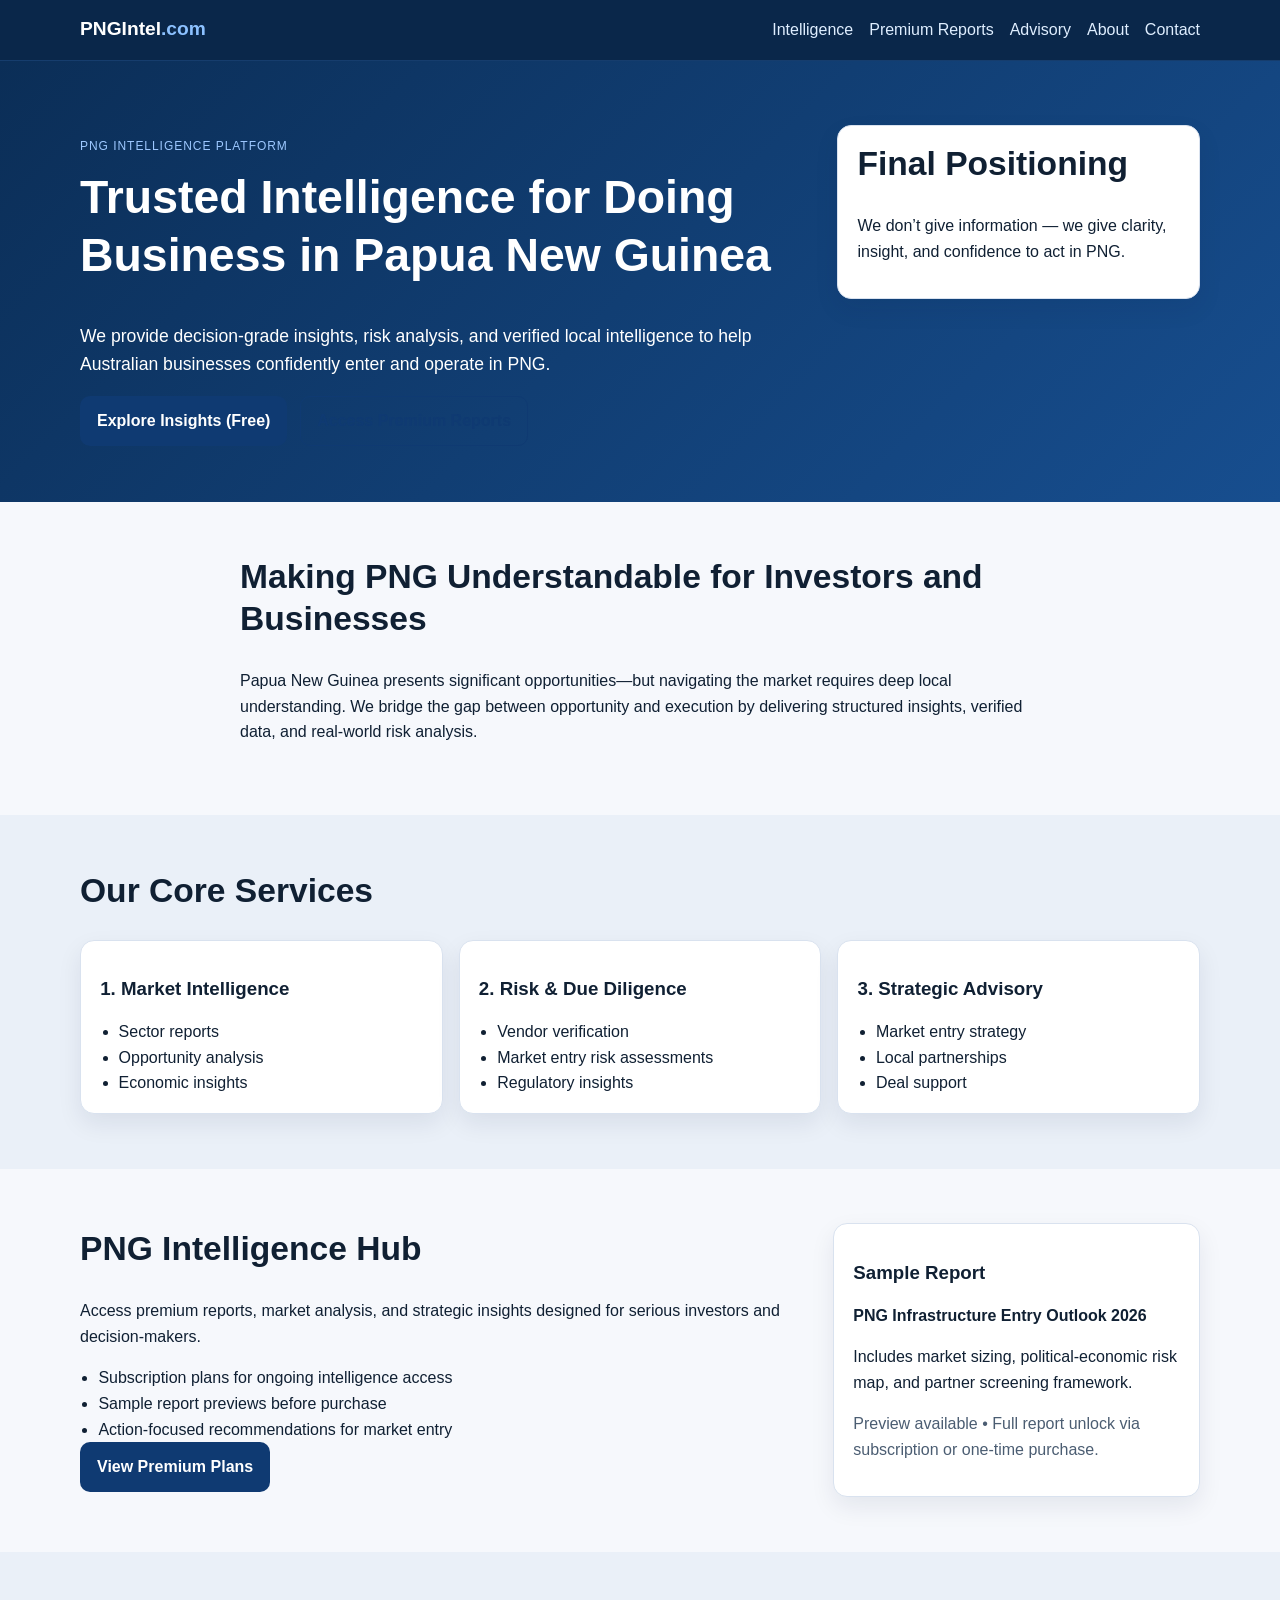
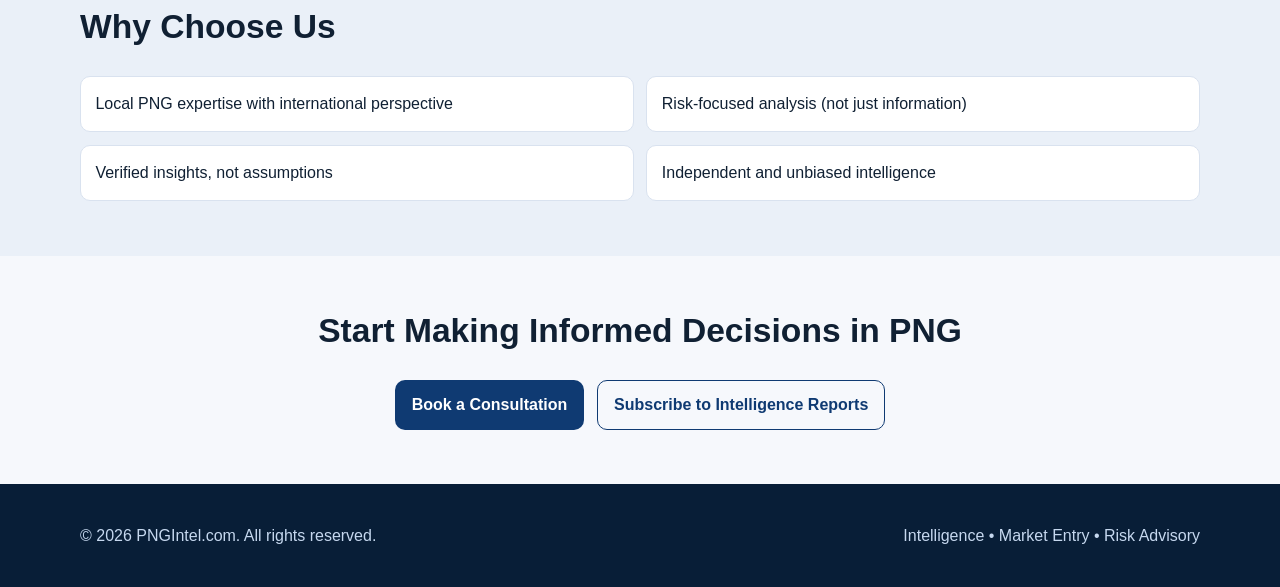
<file: index.html>
<!DOCTYPE html>
<html lang="en">
<head>
  <meta charset="UTF-8" />
  <meta name="viewport" content="width=device-width, initial-scale=1.0" />
  <title>PNGIntel.com | PNG Intelligence, Market Entry & Risk Advisory</title>
  <meta name="description" content="Trusted intelligence for doing business in Papua New Guinea: decision-grade insights, risk analysis, and strategic advisory for confident market entry." />
  <link rel="stylesheet" href="styles.css" />
</head>
<body>
  <header class="site-header">
    <div class="container nav-wrap">
      <a class="logo" href="index.html">PNGIntel<span>.com</span></a>
      <nav>
        <ul class="nav-links">
          <li><a href="intelligence.html">Intelligence</a></li>
          <li><a href="premium-reports.html">Premium Reports</a></li>
          <li><a href="advisory.html">Advisory</a></li>
          <li><a href="about.html">About</a></li>
          <li><a href="contact.html">Contact</a></li>
        </ul>
      </nav>
    </div>
  </header>

  <main>
    <section class="hero">
      <div class="container hero-grid">
        <div>
          <p class="eyebrow">PNG Intelligence Platform</p>
          <h1>Trusted Intelligence for Doing Business in Papua New Guinea</h1>
          <p class="lead">
            We provide decision-grade insights, risk analysis, and verified local intelligence to help Australian businesses confidently enter and operate in PNG.
          </p>
          <div class="btn-row">
            <a class="btn btn-primary" href="intelligence.html">Explore Insights (Free)</a>
            <a class="btn btn-secondary" href="premium-reports.html">Access Premium Reports</a>
          </div>
        </div>
        <aside class="hero-card">
          <h2>Final Positioning</h2>
          <p>We don’t give information — we give clarity, insight, and confidence to act in PNG.</p>
        </aside>
      </div>
    </section>

    <section class="section">
      <div class="container narrow">
        <h2>Making PNG Understandable for Investors and Businesses</h2>
        <p>
          Papua New Guinea presents significant opportunities—but navigating the market requires deep local understanding.
          We bridge the gap between opportunity and execution by delivering structured insights, verified data, and real-world risk analysis.
        </p>
      </div>
    </section>

    <section class="section alt">
      <div class="container">
        <h2>Our Core Services</h2>
        <div class="cards">
          <article class="card">
            <h3>1. Market Intelligence</h3>
            <ul>
              <li>Sector reports</li>
              <li>Opportunity analysis</li>
              <li>Economic insights</li>
            </ul>
          </article>
          <article class="card">
            <h3>2. Risk &amp; Due Diligence</h3>
            <ul>
              <li>Vendor verification</li>
              <li>Market entry risk assessments</li>
              <li>Regulatory insights</li>
            </ul>
          </article>
          <article class="card">
            <h3>3. Strategic Advisory</h3>
            <ul>
              <li>Market entry strategy</li>
              <li>Local partnerships</li>
              <li>Deal support</li>
            </ul>
          </article>
        </div>
      </div>
    </section>

    <section class="section">
      <div class="container split">
        <div>
          <h2>PNG Intelligence Hub</h2>
          <p>
            Access premium reports, market analysis, and strategic insights designed for serious investors and decision-makers.
          </p>
          <ul class="checklist">
            <li>Subscription plans for ongoing intelligence access</li>
            <li>Sample report previews before purchase</li>
            <li>Action-focused recommendations for market entry</li>
          </ul>
          <a class="btn btn-primary" href="premium-reports.html">View Premium Plans</a>
        </div>
        <div class="panel">
          <h3>Sample Report</h3>
          <p><strong>PNG Infrastructure Entry Outlook 2026</strong></p>
          <p>Includes market sizing, political-economic risk map, and partner screening framework.</p>
          <p class="muted">Preview available • Full report unlock via subscription or one-time purchase.</p>
        </div>
      </div>
    </section>

    <section class="section alt">
      <div class="container">
        <h2>Why Choose Us</h2>
        <div class="reasons">
          <p>Local PNG expertise with international perspective</p>
          <p>Risk-focused analysis (not just information)</p>
          <p>Verified insights, not assumptions</p>
          <p>Independent and unbiased intelligence</p>
        </div>
      </div>
    </section>

    <section class="section cta">
      <div class="container narrow">
        <h2>Start Making Informed Decisions in PNG</h2>
        <div class="btn-row center">
          <a class="btn btn-primary" href="contact.html">Book a Consultation</a>
          <a class="btn btn-secondary" href="premium-reports.html">Subscribe to Intelligence Reports</a>
        </div>
      </div>
    </section>
  </main>

  <footer class="site-footer">
    <div class="container footer-grid">
      <p>&copy; 2026 PNGIntel.com. All rights reserved.</p>
      <p>Intelligence • Market Entry • Risk Advisory</p>
    </div>
  </footer>
</body>
</html>
</file>
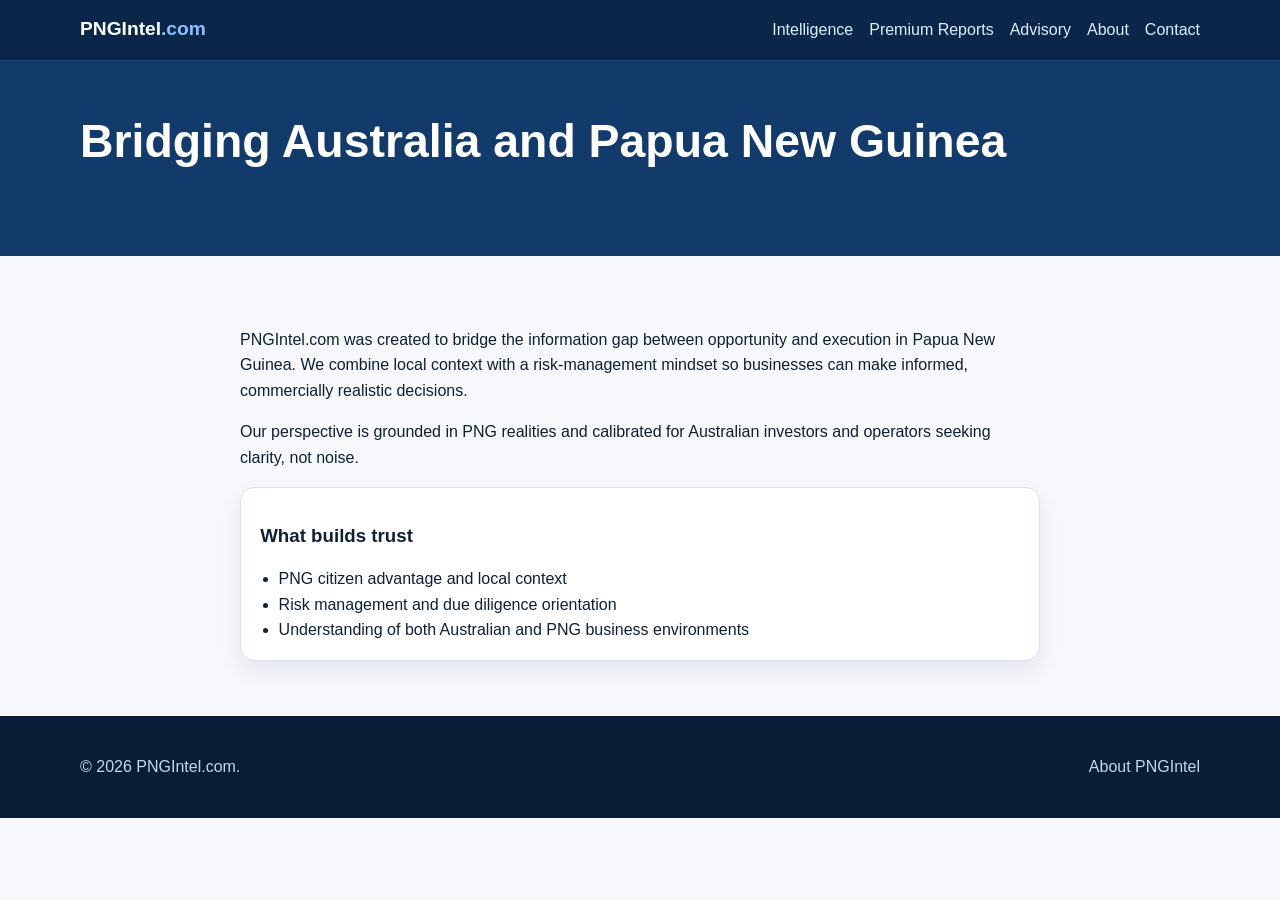
<file: about.html>
<!DOCTYPE html>
<html lang="en">
<head>
  <meta charset="UTF-8" />
  <meta name="viewport" content="width=device-width, initial-scale=1.0" />
  <title>About | PNGIntel.com</title>
  <link rel="stylesheet" href="styles.css" />
</head>
<body>
  <header class="site-header"><div class="container nav-wrap"><a class="logo" href="index.html">PNGIntel<span>.com</span></a><nav><ul class="nav-links"><li><a href="intelligence.html">Intelligence</a></li><li><a href="premium-reports.html">Premium Reports</a></li><li><a href="advisory.html">Advisory</a></li><li><a href="about.html">About</a></li><li><a href="contact.html">Contact</a></li></ul></nav></div></header>
  <main>
    <section class="page-hero"><div class="container"><h1>Bridging Australia and Papua New Guinea</h1></div></section>
    <section class="section"><div class="container narrow"><p>PNGIntel.com was created to bridge the information gap between opportunity and execution in Papua New Guinea. We combine local context with a risk-management mindset so businesses can make informed, commercially realistic decisions.</p><p>Our perspective is grounded in PNG realities and calibrated for Australian investors and operators seeking clarity, not noise.</p><div class="card"><h3>What builds trust</h3><ul><li>PNG citizen advantage and local context</li><li>Risk management and due diligence orientation</li><li>Understanding of both Australian and PNG business environments</li></ul></div></div></section>
  </main>
  <footer class="site-footer"><div class="container footer-grid"><p>&copy; 2026 PNGIntel.com.</p><p>About PNGIntel</p></div></footer>
</body>
</html>
</file>
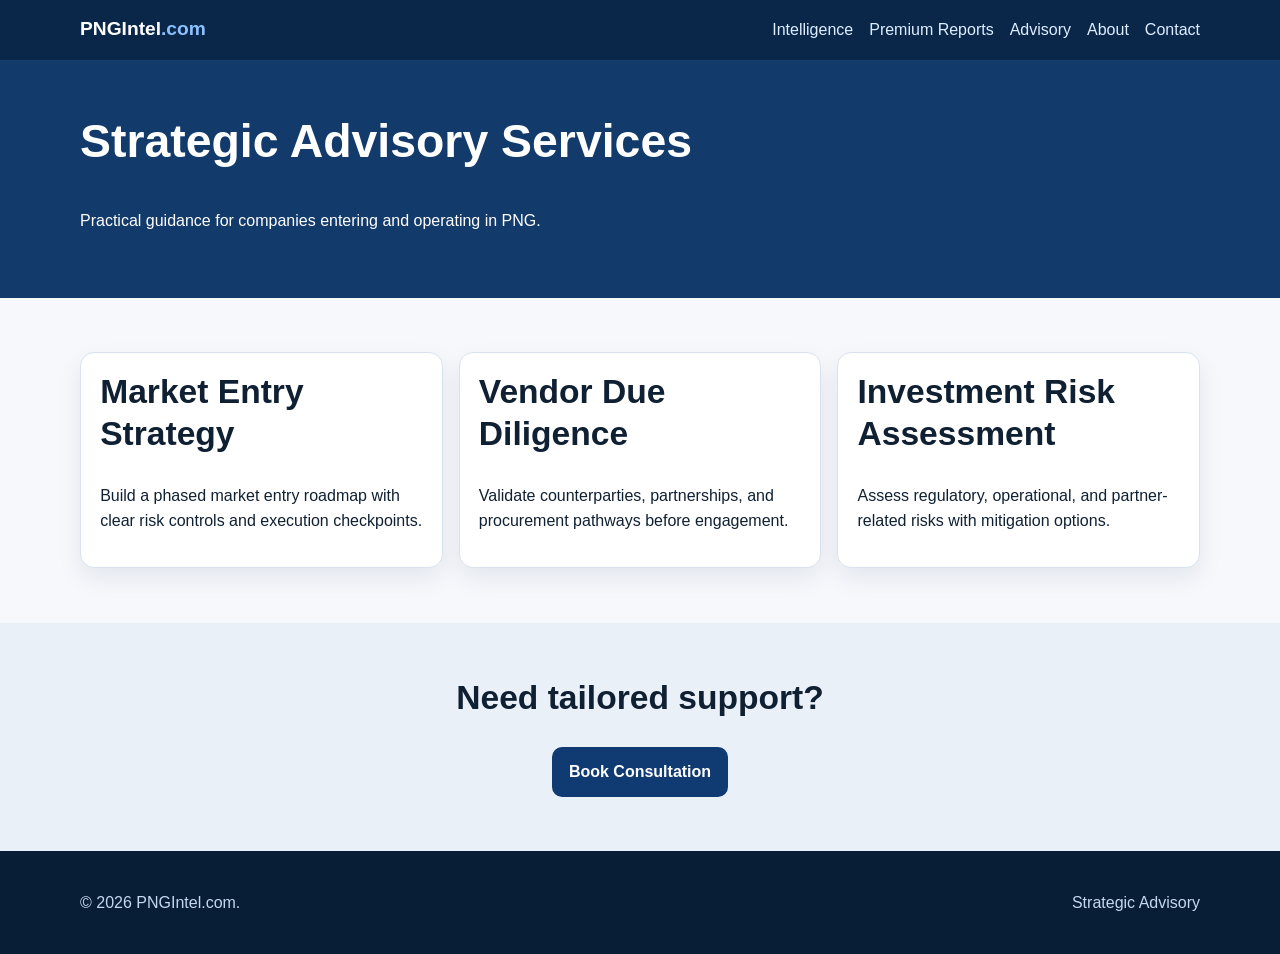
<file: advisory.html>
<!DOCTYPE html>
<html lang="en">
<head>
  <meta charset="UTF-8" />
  <meta name="viewport" content="width=device-width, initial-scale=1.0" />
  <title>Advisory | PNGIntel.com</title>
  <link rel="stylesheet" href="styles.css" />
</head>
<body>
  <header class="site-header"><div class="container nav-wrap"><a class="logo" href="index.html">PNGIntel<span>.com</span></a><nav><ul class="nav-links"><li><a href="intelligence.html">Intelligence</a></li><li><a href="premium-reports.html">Premium Reports</a></li><li><a href="advisory.html">Advisory</a></li><li><a href="about.html">About</a></li><li><a href="contact.html">Contact</a></li></ul></nav></div></header>
  <main>
    <section class="page-hero"><div class="container"><h1>Strategic Advisory Services</h1><p>Practical guidance for companies entering and operating in PNG.</p></div></section>
    <section class="section"><div class="container list-grid"><article class="card"><h2>Market Entry Strategy</h2><p>Build a phased market entry roadmap with clear risk controls and execution checkpoints.</p></article><article class="card"><h2>Vendor Due Diligence</h2><p>Validate counterparties, partnerships, and procurement pathways before engagement.</p></article><article class="card"><h2>Investment Risk Assessment</h2><p>Assess regulatory, operational, and partner-related risks with mitigation options.</p></article></div></section>
    <section class="section cta alt"><div class="container"><h2>Need tailored support?</h2><a class="btn btn-primary" href="contact.html">Book Consultation</a></div></section>
  </main>
  <footer class="site-footer"><div class="container footer-grid"><p>&copy; 2026 PNGIntel.com.</p><p>Strategic Advisory</p></div></footer>
</body>
</html>
</file>
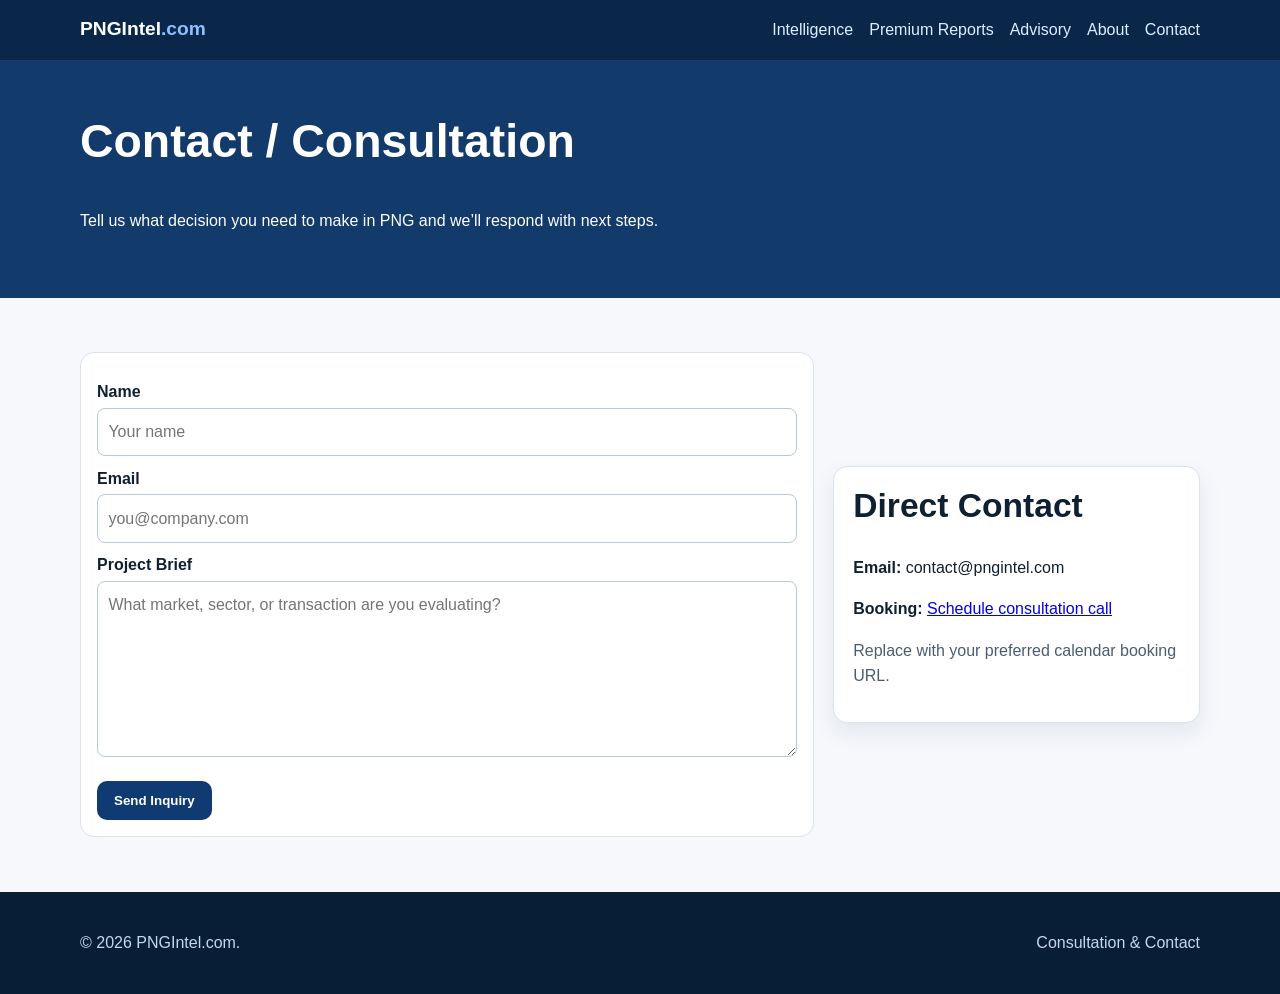
<file: contact.html>
<!DOCTYPE html>
<html lang="en">
<head>
  <meta charset="UTF-8" />
  <meta name="viewport" content="width=device-width, initial-scale=1.0" />
  <title>Contact | PNGIntel.com</title>
  <link rel="stylesheet" href="styles.css" />
</head>
<body>
  <header class="site-header"><div class="container nav-wrap"><a class="logo" href="index.html">PNGIntel<span>.com</span></a><nav><ul class="nav-links"><li><a href="intelligence.html">Intelligence</a></li><li><a href="premium-reports.html">Premium Reports</a></li><li><a href="advisory.html">Advisory</a></li><li><a href="about.html">About</a></li><li><a href="contact.html">Contact</a></li></ul></nav></div></header>
  <main>
    <section class="page-hero"><div class="container"><h1>Contact / Consultation</h1><p>Tell us what decision you need to make in PNG and we’ll respond with next steps.</p></div></section>
    <section class="section"><div class="container split"><form><label for="name">Name</label><input id="name" name="name" type="text" placeholder="Your name" /><label for="email">Email</label><input id="email" name="email" type="email" placeholder="you@company.com" /><label for="message">Project Brief</label><textarea id="message" name="message" rows="6" placeholder="What market, sector, or transaction are you evaluating?"></textarea><div class="btn-row"><button class="btn btn-primary" type="submit">Send Inquiry</button></div></form><aside class="panel"><h2>Direct Contact</h2><p><strong>Email:</strong> contact@pngintel.com</p><p><strong>Booking:</strong> <a href="#">Schedule consultation call</a></p><p class="muted">Replace with your preferred calendar booking URL.</p></aside></div></section>
  </main>
  <footer class="site-footer"><div class="container footer-grid"><p>&copy; 2026 PNGIntel.com.</p><p>Consultation & Contact</p></div></footer>
</body>
</html>
</file>
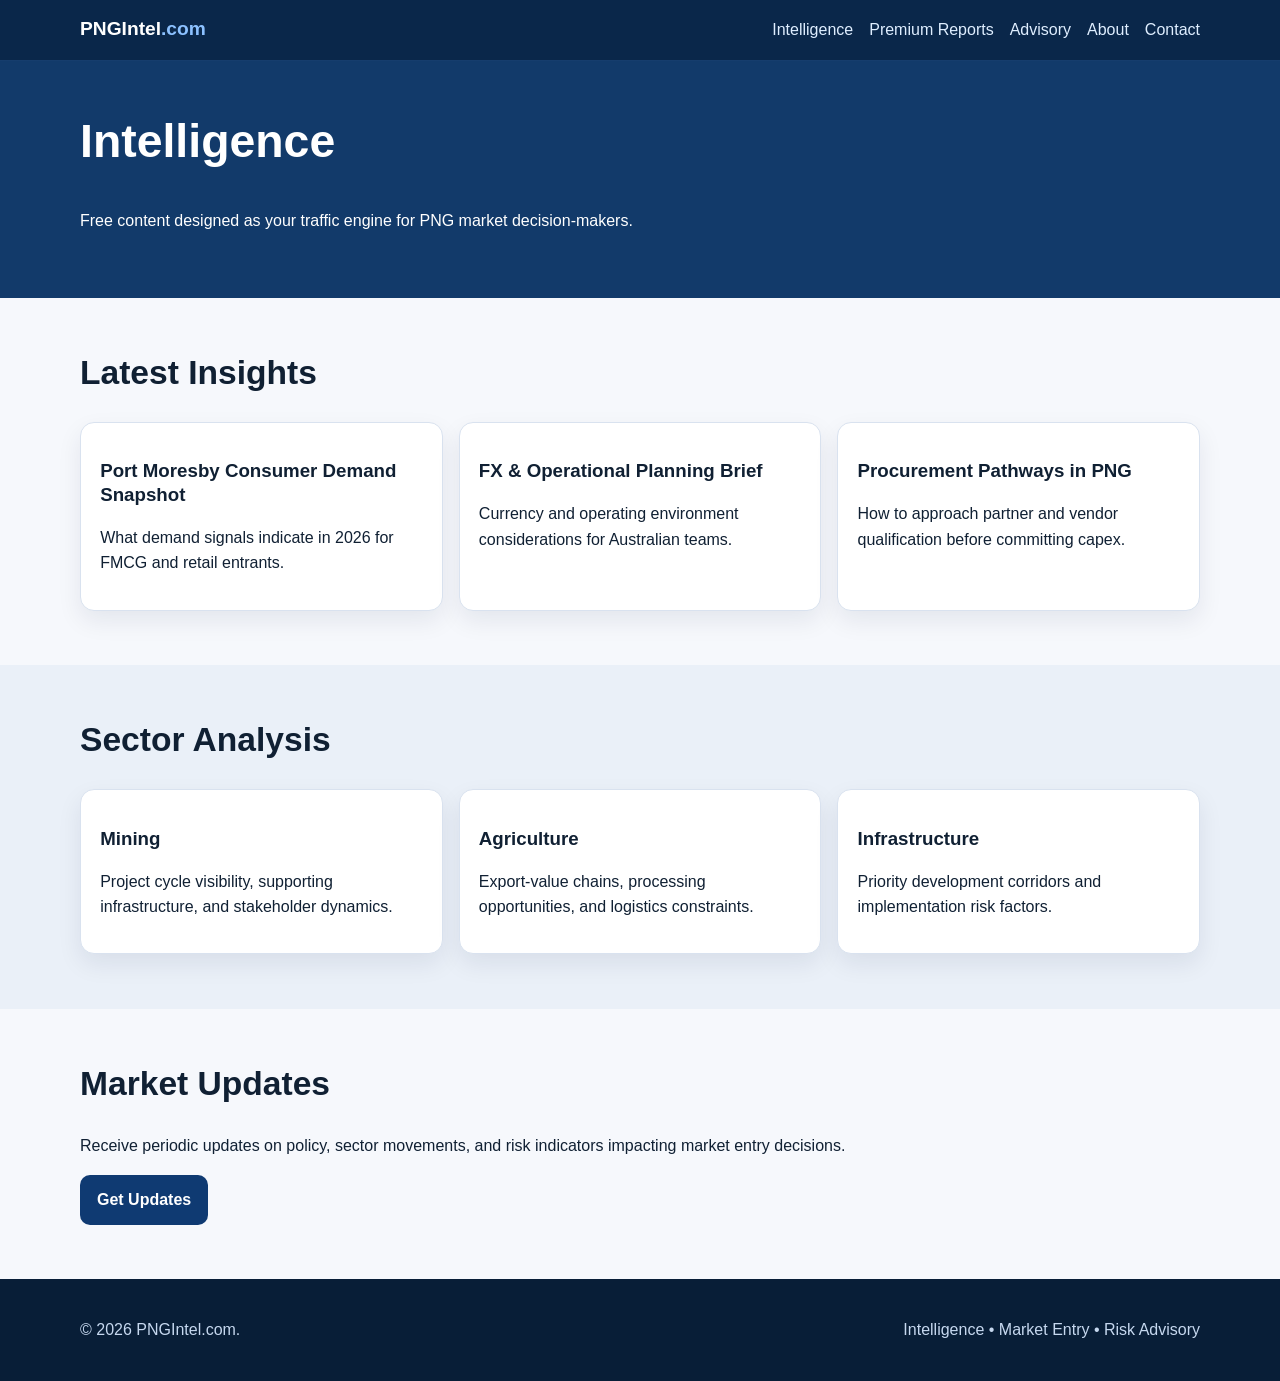
<file: intelligence.html>
<!DOCTYPE html>
<html lang="en">
<head>
  <meta charset="UTF-8" />
  <meta name="viewport" content="width=device-width, initial-scale=1.0" />
  <title>Intelligence | PNGIntel.com</title>
  <link rel="stylesheet" href="styles.css" />
</head>
<body>
  <header class="site-header">
    <div class="container nav-wrap">
      <a class="logo" href="index.html">PNGIntel<span>.com</span></a>
      <nav><ul class="nav-links"><li><a href="intelligence.html">Intelligence</a></li><li><a href="premium-reports.html">Premium Reports</a></li><li><a href="advisory.html">Advisory</a></li><li><a href="about.html">About</a></li><li><a href="contact.html">Contact</a></li></ul></nav>
    </div>
  </header>
  <main>
    <section class="page-hero"><div class="container"><h1>Intelligence</h1><p>Free content designed as your traffic engine for PNG market decision-makers.</p></div></section>
    <section class="section"><div class="container"><h2>Latest Insights</h2><div class="list-grid"><article class="card"><h3>Port Moresby Consumer Demand Snapshot</h3><p>What demand signals indicate in 2026 for FMCG and retail entrants.</p></article><article class="card"><h3>FX & Operational Planning Brief</h3><p>Currency and operating environment considerations for Australian teams.</p></article><article class="card"><h3>Procurement Pathways in PNG</h3><p>How to approach partner and vendor qualification before committing capex.</p></article></div></div></section>
    <section class="section alt"><div class="container"><h2>Sector Analysis</h2><div class="list-grid"><article class="card"><h3>Mining</h3><p>Project cycle visibility, supporting infrastructure, and stakeholder dynamics.</p></article><article class="card"><h3>Agriculture</h3><p>Export-value chains, processing opportunities, and logistics constraints.</p></article><article class="card"><h3>Infrastructure</h3><p>Priority development corridors and implementation risk factors.</p></article></div></div></section>
    <section class="section"><div class="container"><h2>Market Updates</h2><p>Receive periodic updates on policy, sector movements, and risk indicators impacting market entry decisions.</p><a class="btn btn-primary" href="contact.html">Get Updates</a></div></section>
  </main>
  <footer class="site-footer"><div class="container footer-grid"><p>&copy; 2026 PNGIntel.com.</p><p>Intelligence • Market Entry • Risk Advisory</p></div></footer>
</body>
</html>
</file>
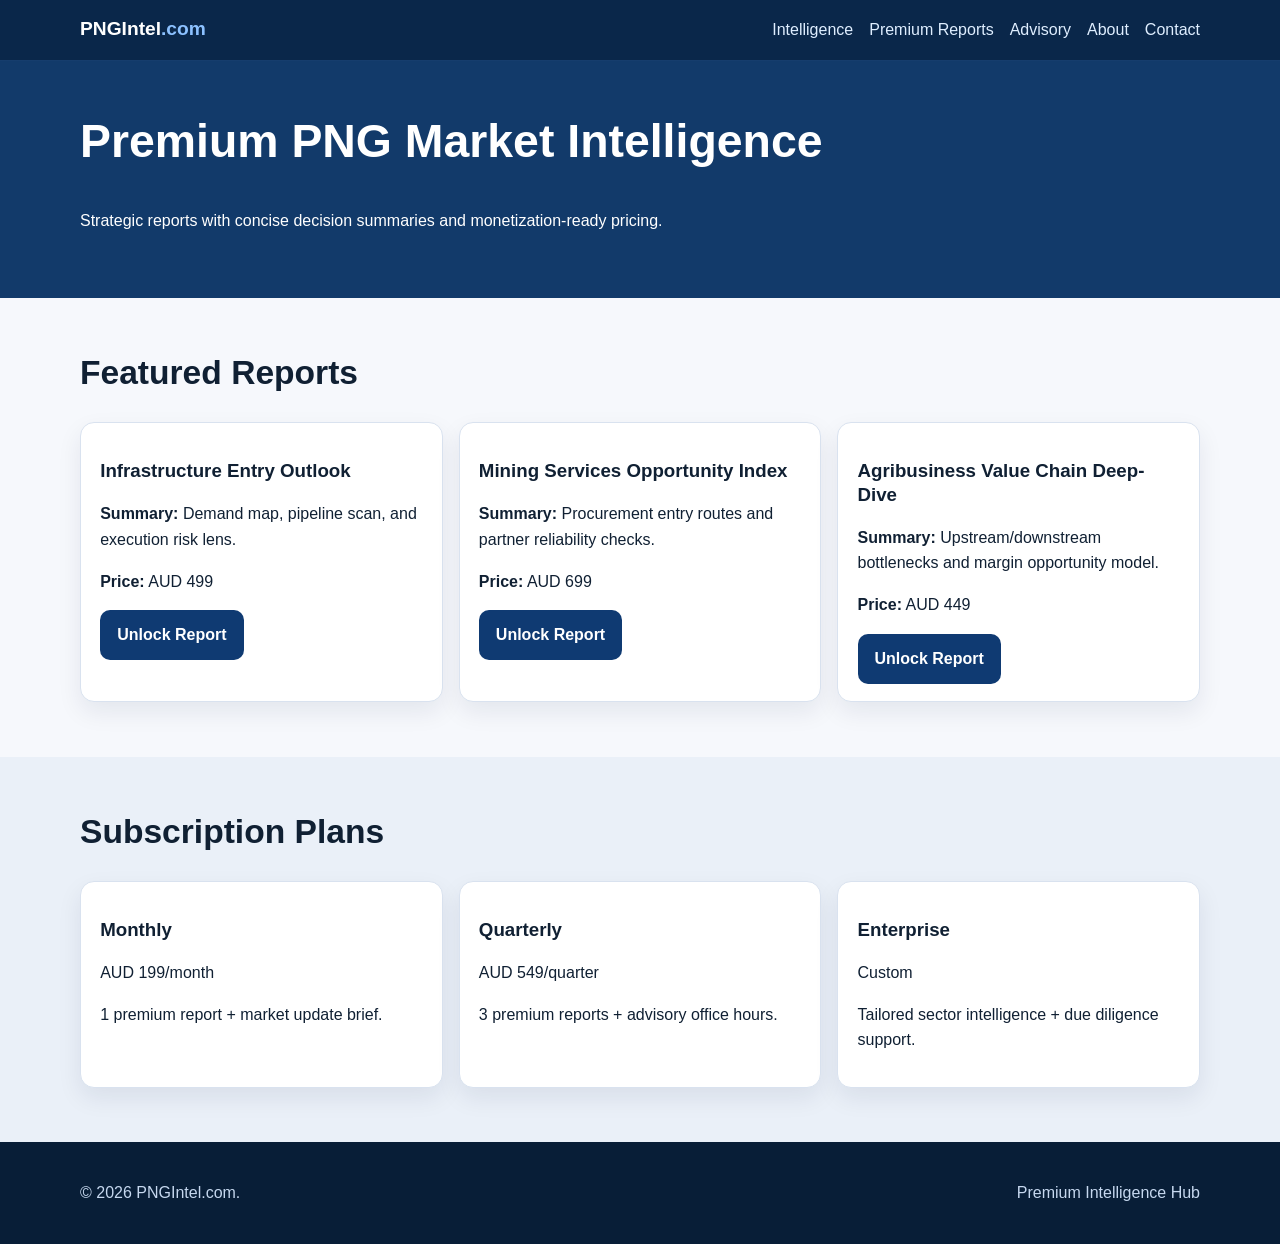
<file: premium-reports.html>
<!DOCTYPE html>
<html lang="en">
<head>
  <meta charset="UTF-8" />
  <meta name="viewport" content="width=device-width, initial-scale=1.0" />
  <title>Premium Reports | PNGIntel.com</title>
  <link rel="stylesheet" href="styles.css" />
</head>
<body>
  <header class="site-header"><div class="container nav-wrap"><a class="logo" href="index.html">PNGIntel<span>.com</span></a><nav><ul class="nav-links"><li><a href="intelligence.html">Intelligence</a></li><li><a href="premium-reports.html">Premium Reports</a></li><li><a href="advisory.html">Advisory</a></li><li><a href="about.html">About</a></li><li><a href="contact.html">Contact</a></li></ul></nav></div></header>
  <main>
    <section class="page-hero"><div class="container"><h1>Premium PNG Market Intelligence</h1><p>Strategic reports with concise decision summaries and monetization-ready pricing.</p></div></section>
    <section class="section"><div class="container"><h2>Featured Reports</h2><div class="list-grid"><article class="card"><h3>Infrastructure Entry Outlook</h3><p><strong>Summary:</strong> Demand map, pipeline scan, and execution risk lens.</p><p><strong>Price:</strong> AUD 499</p><a class="btn btn-primary" href="contact.html">Unlock Report</a></article><article class="card"><h3>Mining Services Opportunity Index</h3><p><strong>Summary:</strong> Procurement entry routes and partner reliability checks.</p><p><strong>Price:</strong> AUD 699</p><a class="btn btn-primary" href="contact.html">Unlock Report</a></article><article class="card"><h3>Agribusiness Value Chain Deep-Dive</h3><p><strong>Summary:</strong> Upstream/downstream bottlenecks and margin opportunity model.</p><p><strong>Price:</strong> AUD 449</p><a class="btn btn-primary" href="contact.html">Unlock Report</a></article></div></div></section>
    <section class="section alt"><div class="container"><h2>Subscription Plans</h2><div class="list-grid"><article class="card"><h3>Monthly</h3><p>AUD 199/month</p><p>1 premium report + market update brief.</p></article><article class="card"><h3>Quarterly</h3><p>AUD 549/quarter</p><p>3 premium reports + advisory office hours.</p></article><article class="card"><h3>Enterprise</h3><p>Custom</p><p>Tailored sector intelligence + due diligence support.</p></article></div></div></section>
  </main>
  <footer class="site-footer"><div class="container footer-grid"><p>&copy; 2026 PNGIntel.com.</p><p>Premium Intelligence Hub</p></div></footer>
</body>
</html>
</file>
<file: styles.css>
:root {
  --bg: #f6f8fc;
  --surface: #ffffff;
  --ink: #102033;
  --muted: #4b5d72;
  --brand: #0f3a72;
  --brand-2: #1e5aa5;
  --line: #d9e2ef;
}

* { box-sizing: border-box; }
body {
  margin: 0;
  font-family: Inter, "Segoe UI", Roboto, Arial, sans-serif;
  color: var(--ink);
  background: var(--bg);
  line-height: 1.6;
}

.container {
  width: min(1120px, 92%);
  margin: 0 auto;
}

.narrow { width: min(800px, 92%); }

.site-header {
  background: #0a274a;
  border-bottom: 1px solid #163d6d;
  position: sticky;
  top: 0;
  z-index: 10;
}

.nav-wrap {
  display: flex;
  align-items: center;
  justify-content: space-between;
  padding: 0.9rem 0;
}

.logo {
  color: #fff;
  text-decoration: none;
  font-weight: 700;
  font-size: 1.2rem;
}
.logo span { color: #8cc1ff; }

.nav-links {
  display: flex;
  list-style: none;
  gap: 1rem;
  padding: 0;
  margin: 0;
}

.nav-links a {
  color: #dfeeff;
  text-decoration: none;
  font-weight: 500;
}

.hero {
  background: linear-gradient(135deg, #0b2e57, #174e8f);
  color: #fff;
  padding: 4rem 0 3.5rem;
}

.hero-grid {
  display: grid;
  grid-template-columns: 2fr 1fr;
  gap: 2rem;
  align-items: start;
}

.eyebrow {
  text-transform: uppercase;
  letter-spacing: 0.08em;
  font-size: 0.75rem;
  color: #9dc8ff;
}

h1, h2, h3 { line-height: 1.25; }
h1 { font-size: clamp(1.8rem, 4vw, 2.9rem); margin-top: 0.2rem; }
h2 { font-size: clamp(1.5rem, 3vw, 2.1rem); margin-top: 0; }

.lead {
  font-size: 1.1rem;
  max-width: 70ch;
}

.hero-card,
.card,
.panel {
  background: var(--surface);
  color: var(--ink);
  border: 1px solid var(--line);
  border-radius: 14px;
  padding: 1.1rem 1.2rem;
  box-shadow: 0 10px 24px rgba(7, 28, 58, 0.08);
}

.section { padding: 3.4rem 0; }
.section.alt { background: #eaf0f8; }

.cards {
  display: grid;
  grid-template-columns: repeat(3, 1fr);
  gap: 1rem;
}

.card ul,
.checklist { margin: 0.5rem 0 0; padding-left: 1.15rem; }

.split {
  display: grid;
  grid-template-columns: 2fr 1fr;
  gap: 1.2rem;
  align-items: center;
}

.reasons {
  display: grid;
  grid-template-columns: repeat(2, 1fr);
  gap: 0.8rem;
}

.reasons p {
  background: var(--surface);
  border: 1px solid var(--line);
  border-radius: 10px;
  padding: 0.9rem;
  margin: 0;
}

.btn-row {
  display: flex;
  gap: 0.8rem;
  flex-wrap: wrap;
  margin-top: 1rem;
}
.center { justify-content: center; }

.btn {
  display: inline-block;
  text-decoration: none;
  border-radius: 10px;
  padding: 0.7rem 1rem;
  font-weight: 600;
  border: 1px solid transparent;
}

.btn-primary {
  background: var(--brand);
  color: #fff;
}

.btn-secondary {
  background: transparent;
  color: var(--brand);
  border-color: var(--brand);
}

.cta { text-align: center; }
.muted { color: var(--muted); }

.page-hero {
  background: #123a6a;
  color: #fff;
  padding: 3rem 0;
}

.list-grid {
  display: grid;
  grid-template-columns: repeat(auto-fit, minmax(240px, 1fr));
  gap: 1rem;
}

.site-footer {
  background: #081e37;
  color: #c6d8ef;
  padding: 1.4rem 0;
}

.footer-grid {
  display: flex;
  justify-content: space-between;
  gap: 1rem;
  flex-wrap: wrap;
}

form {
  background: var(--surface);
  border: 1px solid var(--line);
  border-radius: 14px;
  padding: 1rem;
}

label { display: block; margin: 0.6rem 0 0.2rem; font-weight: 600; }
input, textarea {
  width: 100%;
  border: 1px solid #b7c8de;
  border-radius: 8px;
  padding: 0.65rem;
  font: inherit;
}

@media (max-width: 900px) {
  .hero-grid, .split, .cards, .reasons {
    grid-template-columns: 1fr;
  }

  .nav-wrap {
    flex-direction: column;
    align-items: flex-start;
    gap: 0.7rem;
  }

  .nav-links {
    flex-wrap: wrap;
    gap: 0.7rem;
  }
}
</file>
